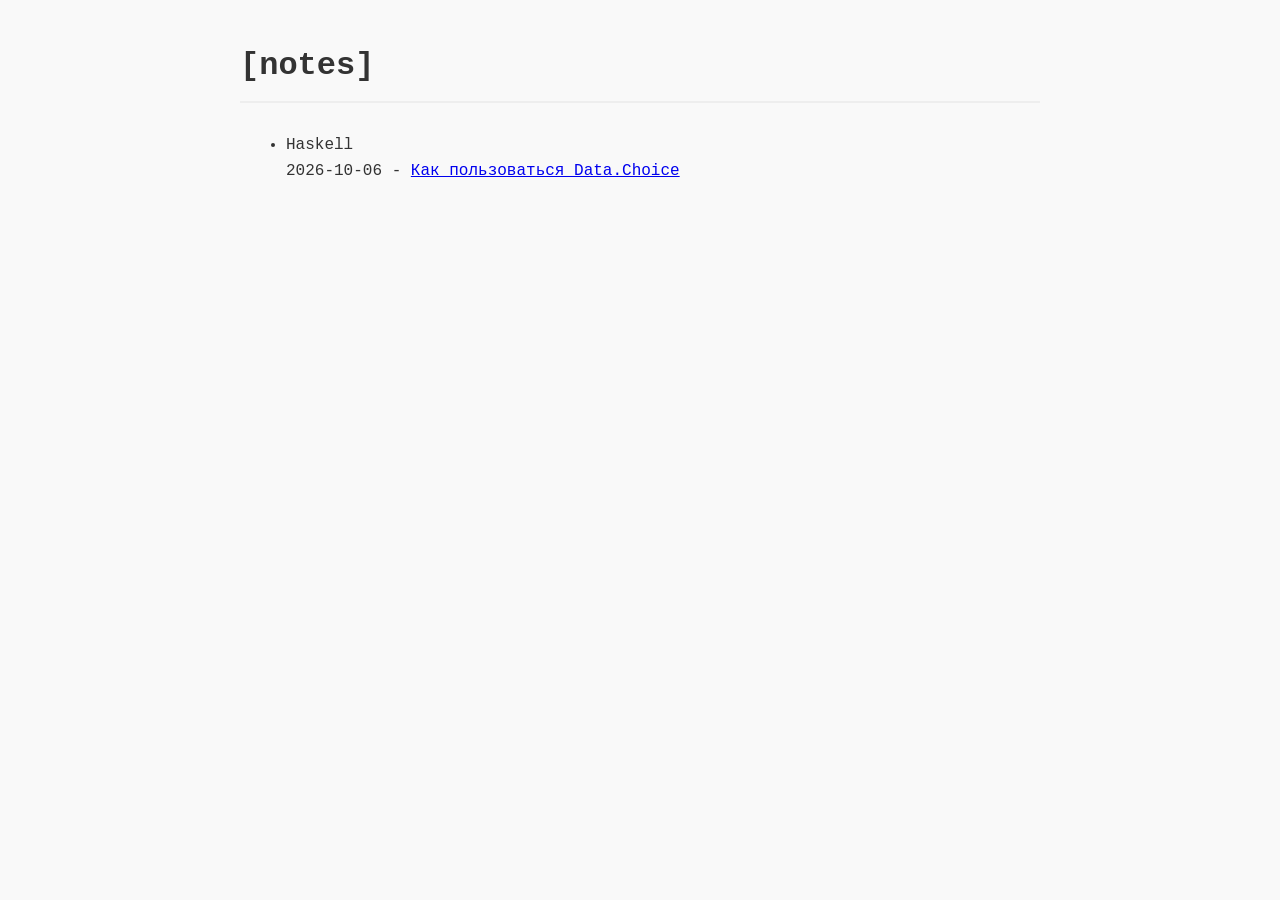
<file: index.html>
<!DOCTYPE html>
<html lang="ru">
    
<head>
    <meta charset="UTF-8">
    <meta name="viewport" content="width=device-width, initial-scale=1.0">
    <link rel="stylesheet" href="./css/styles.css">
    <title>Мои заметки</title>
</head>
<body>

    <h1>[notes]</h1>

    <ul class="notes-list">
        <li class="note-item">
            <div class="tags-container">
                <span class="tag">Haskell</span>
            </div>
            <span class="date">2026-10-06</span>
            <span class="title">- <a href="posts/data_choice_usage.html">Как пользоваться Data.Choice</a></span>
        </li>
    </ul>

</body>
</html>
</file>
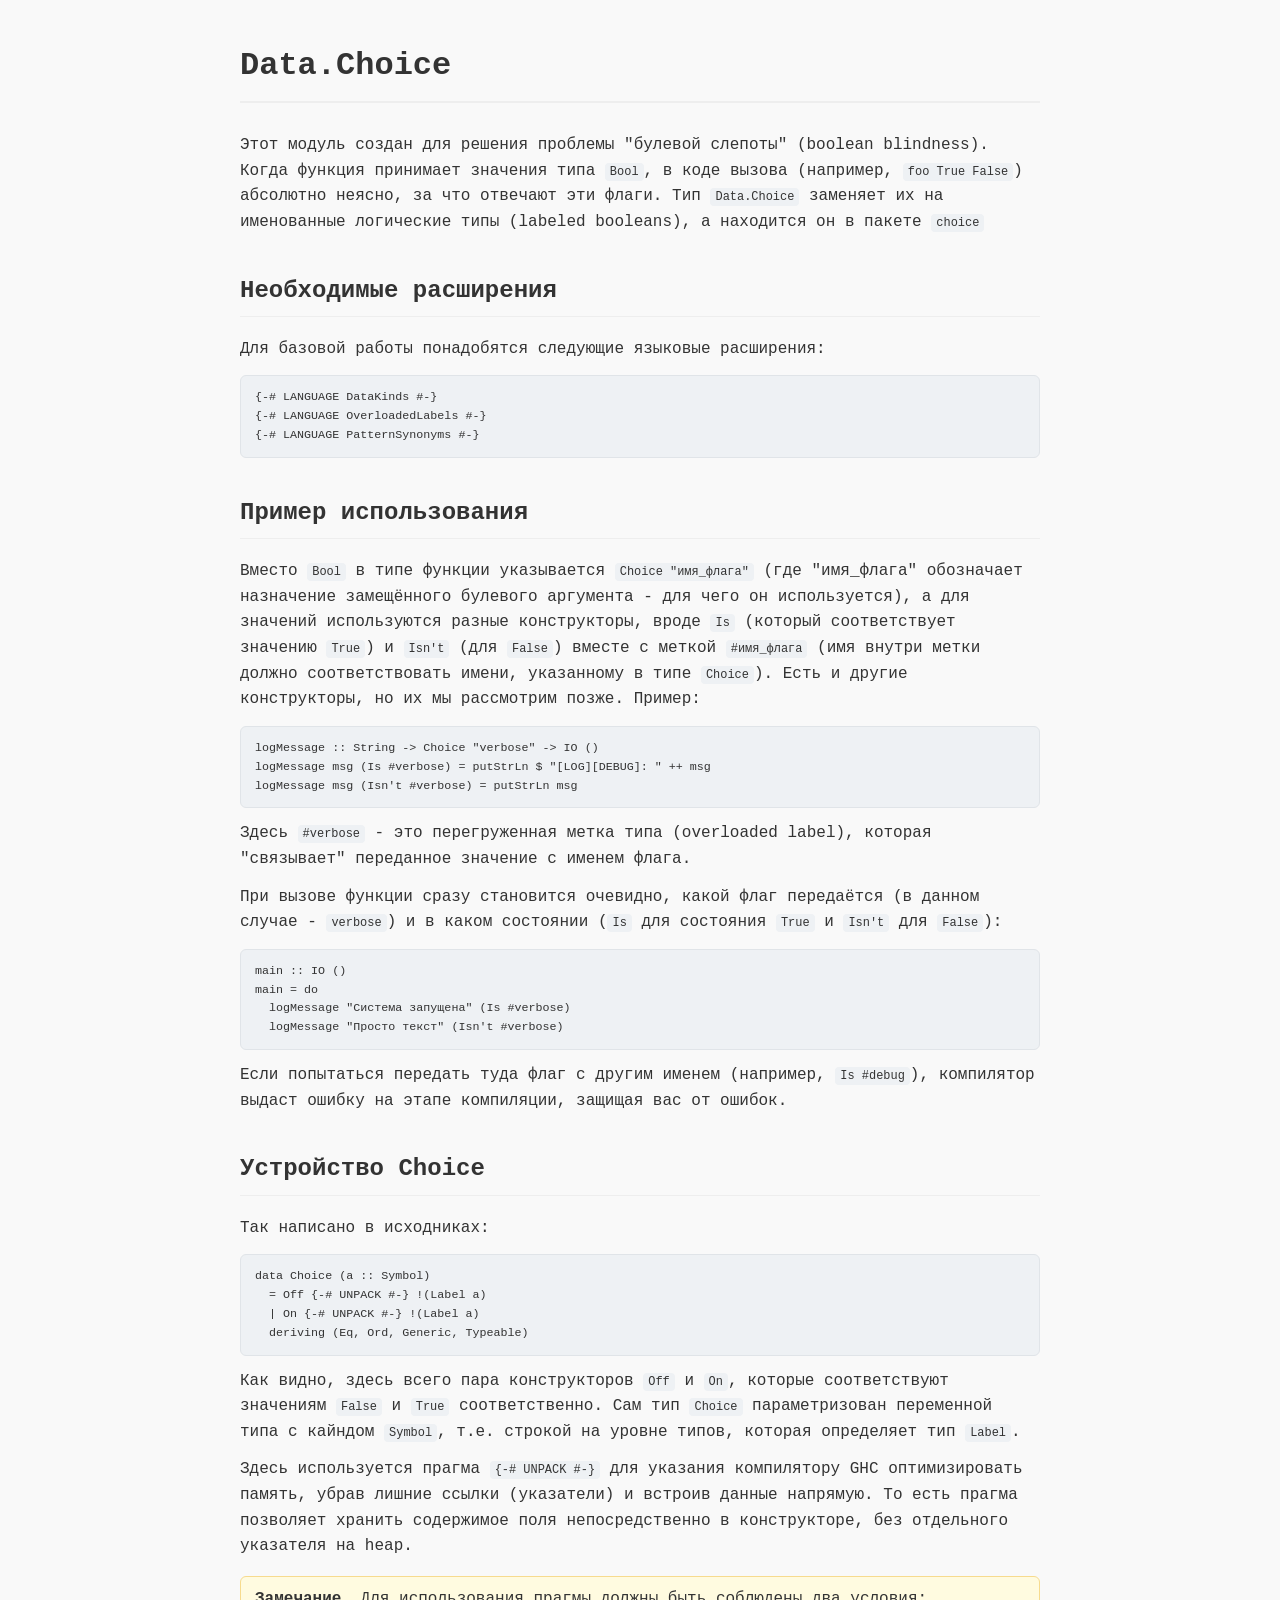
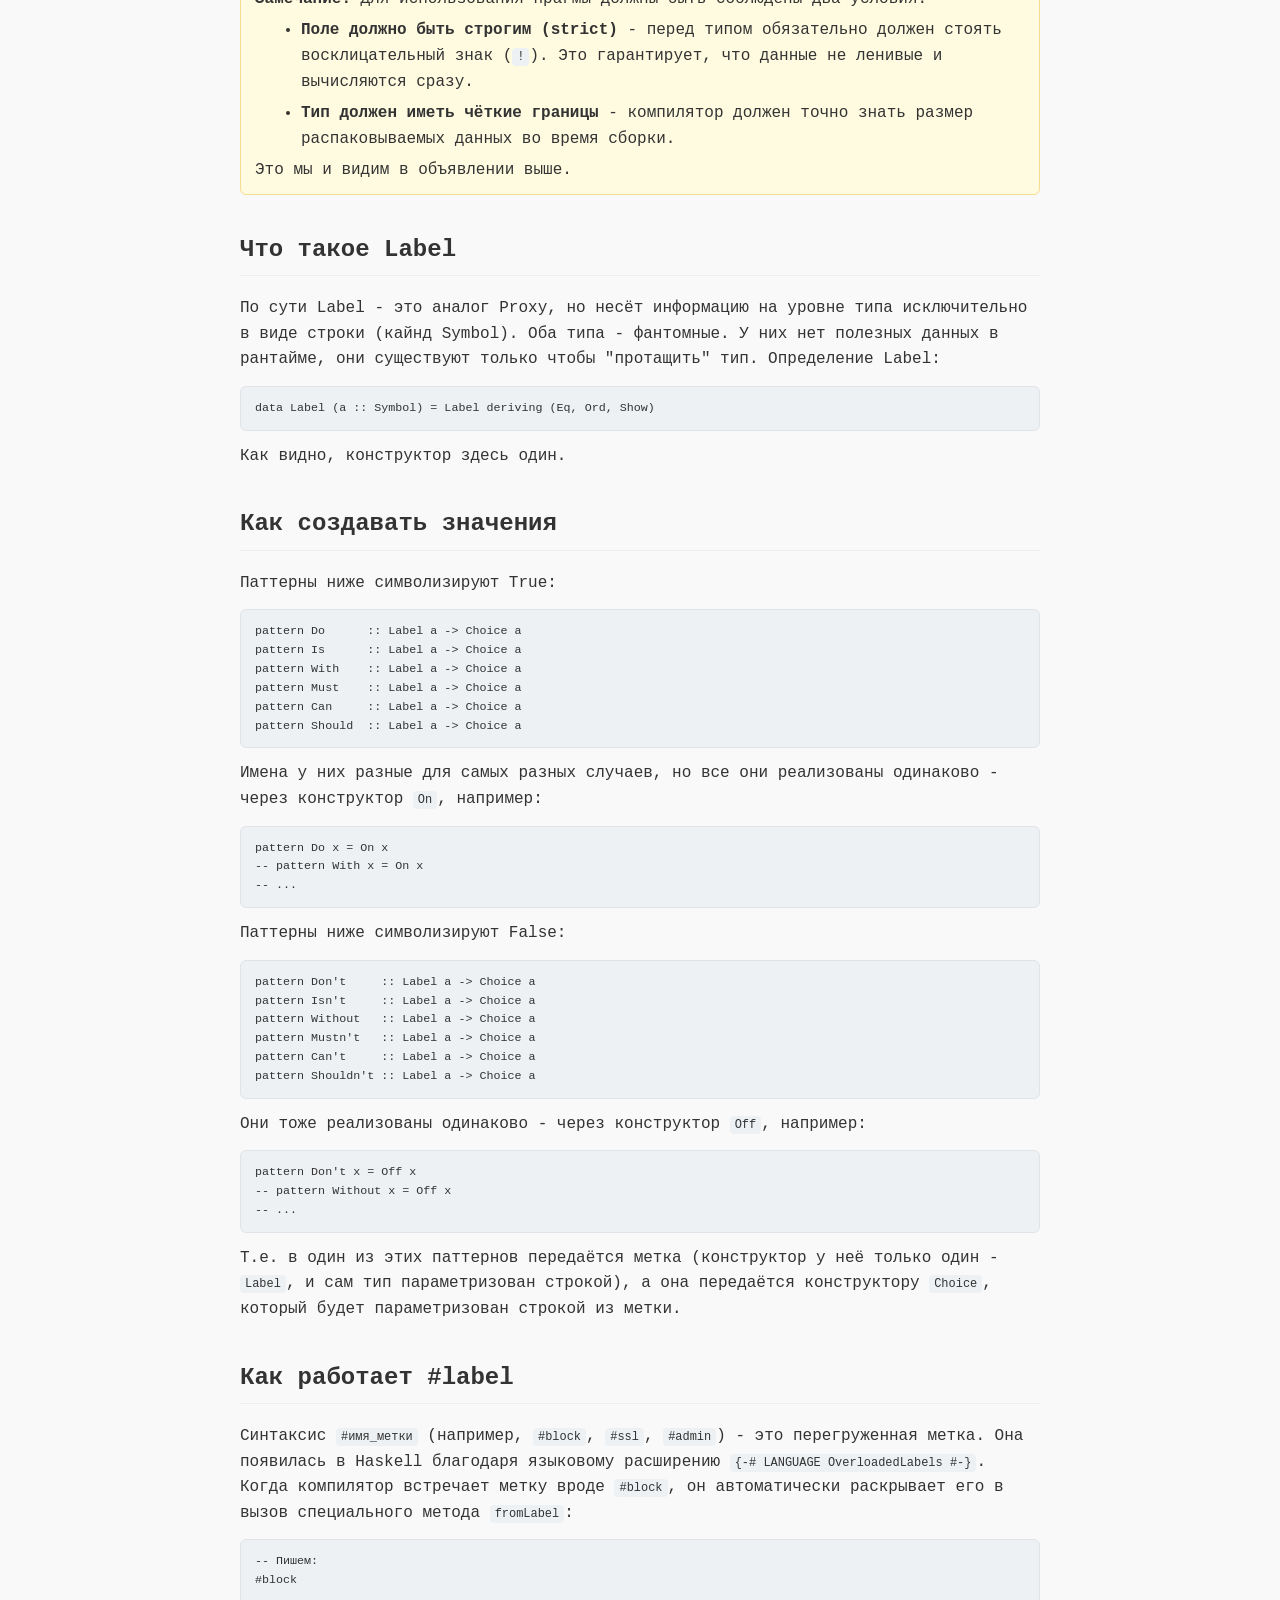
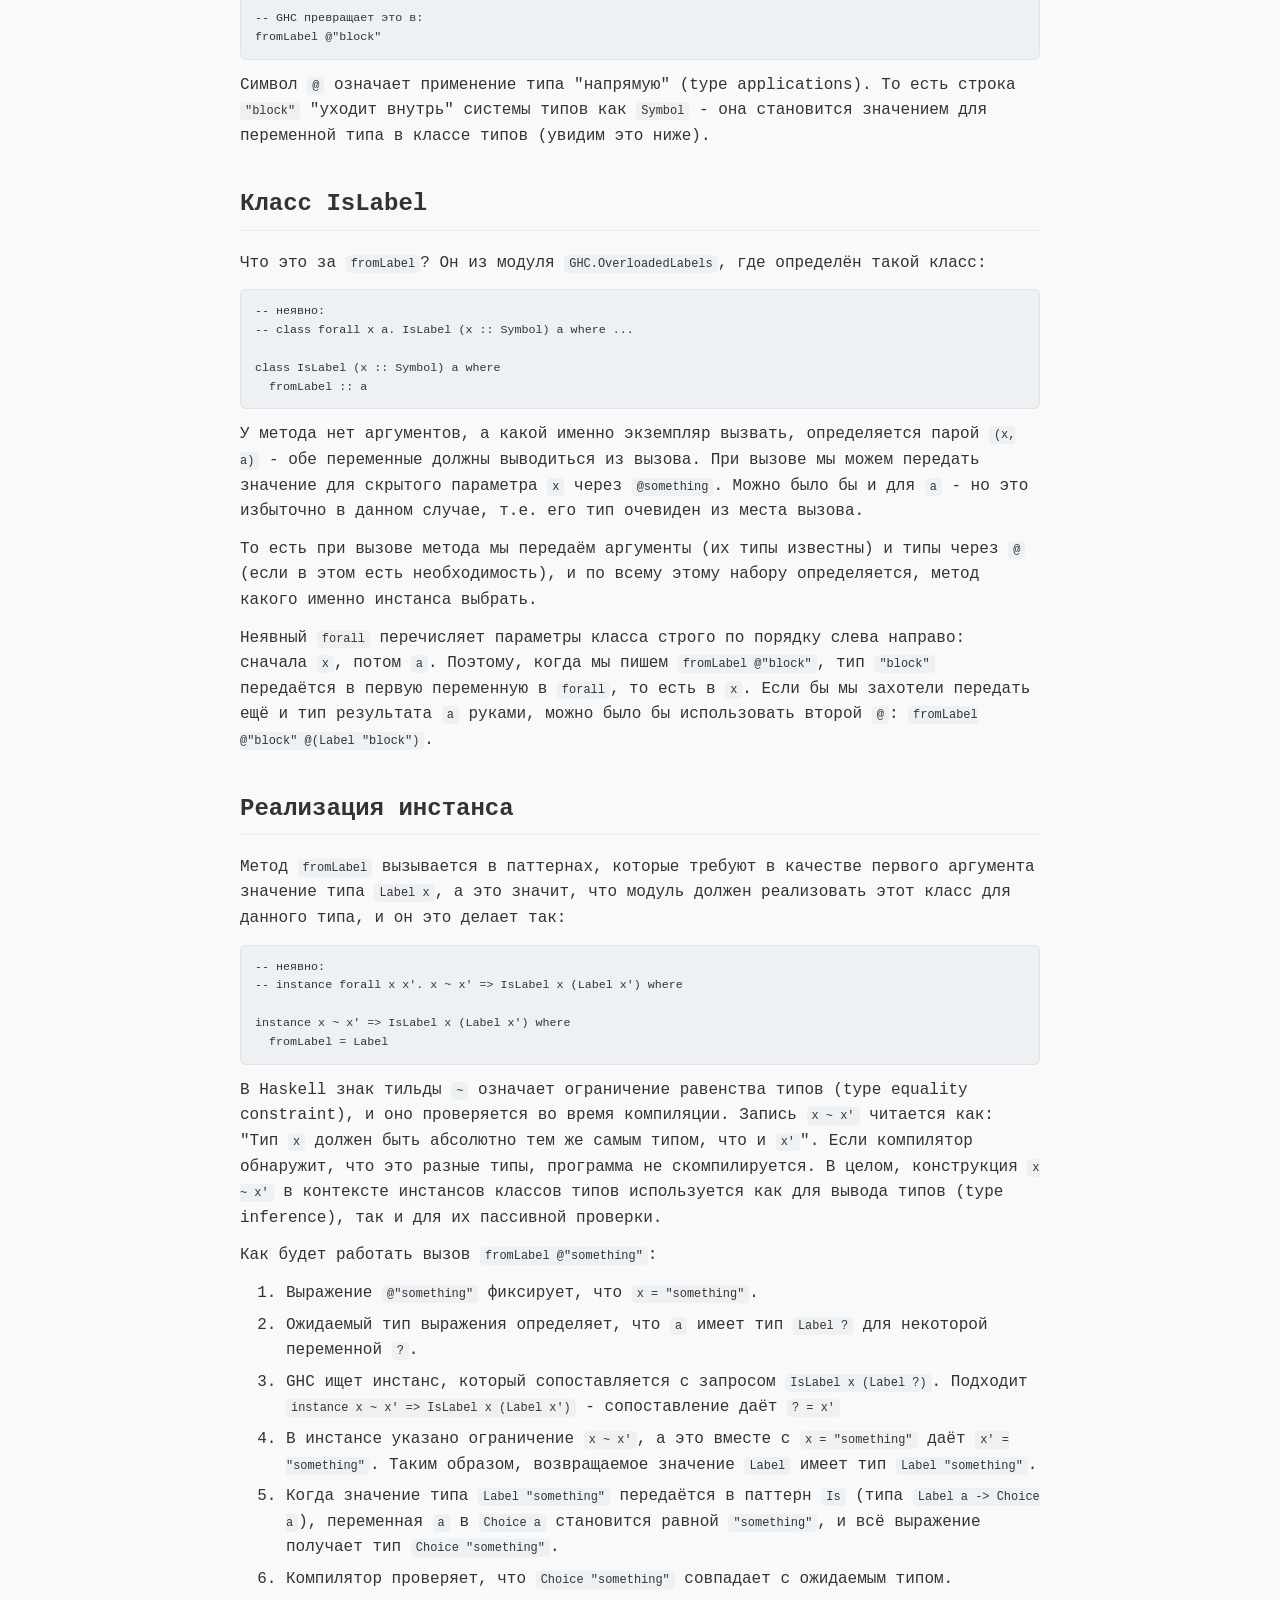
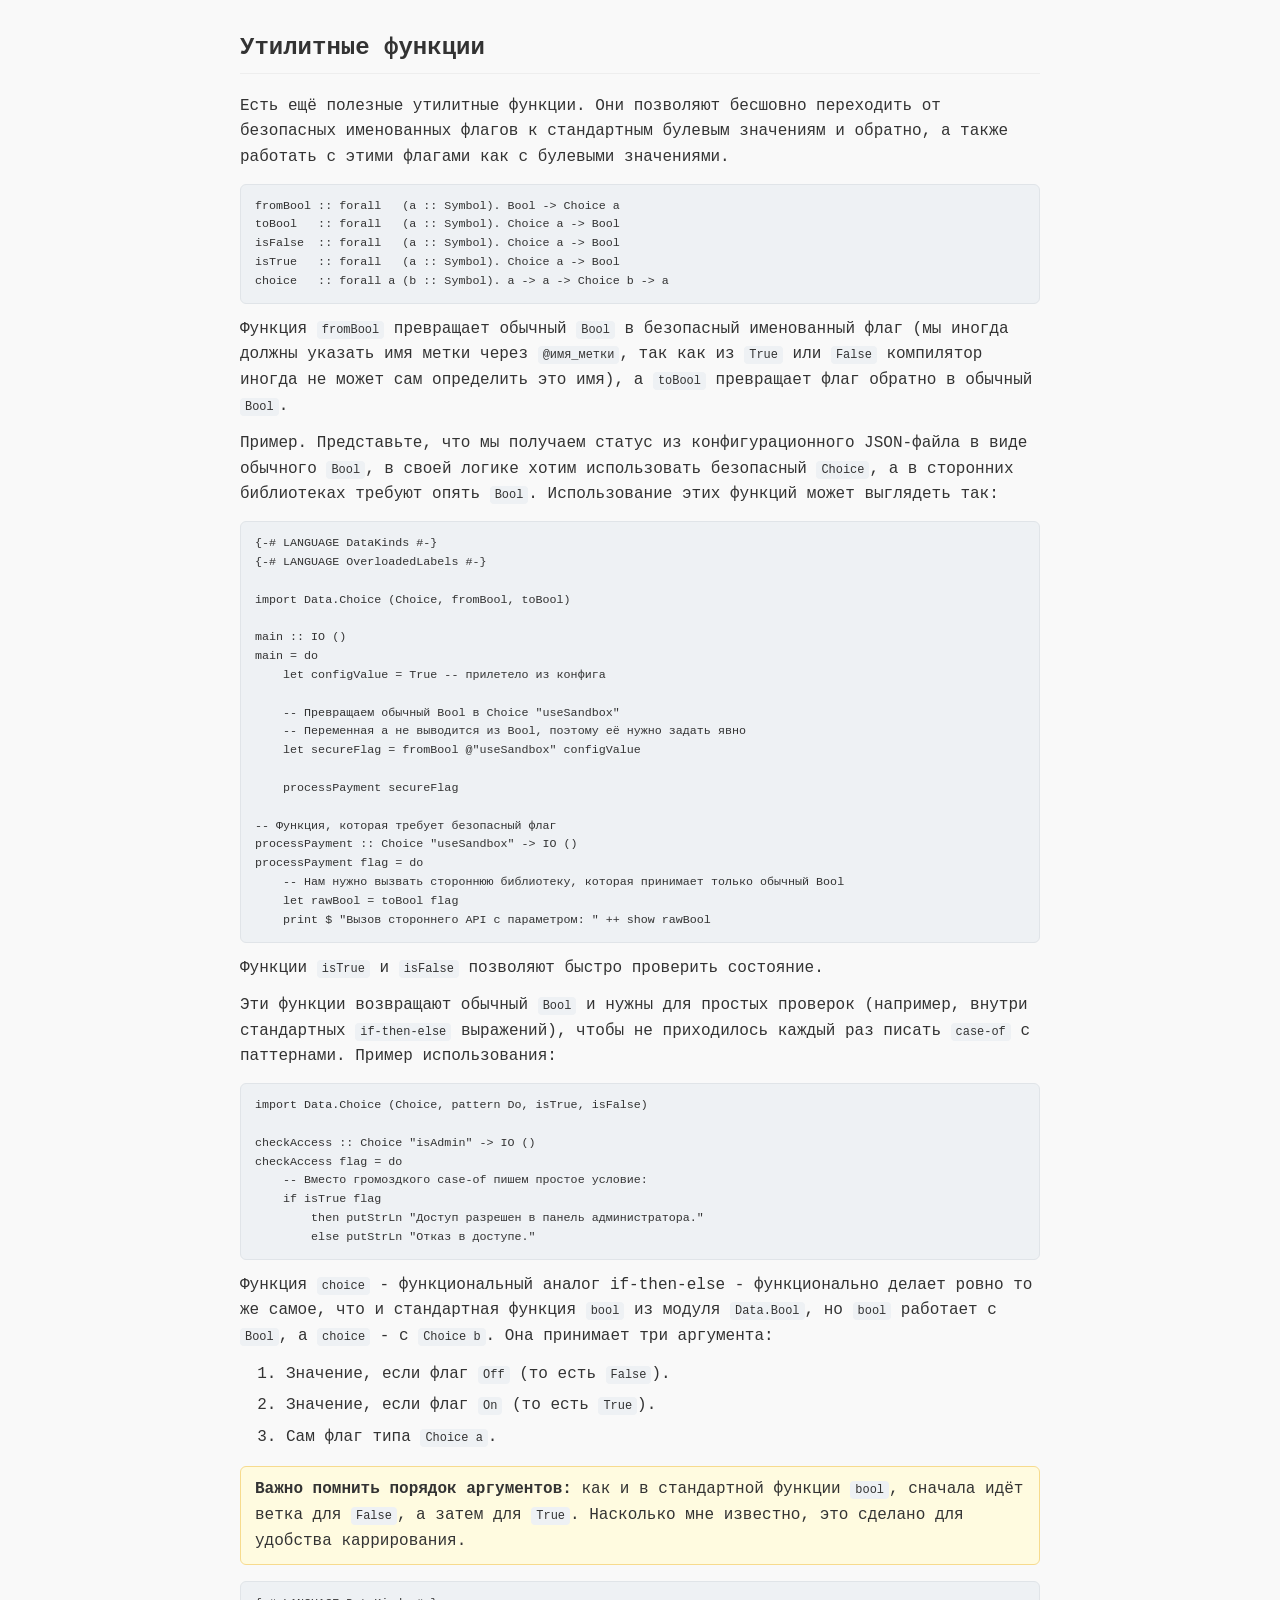
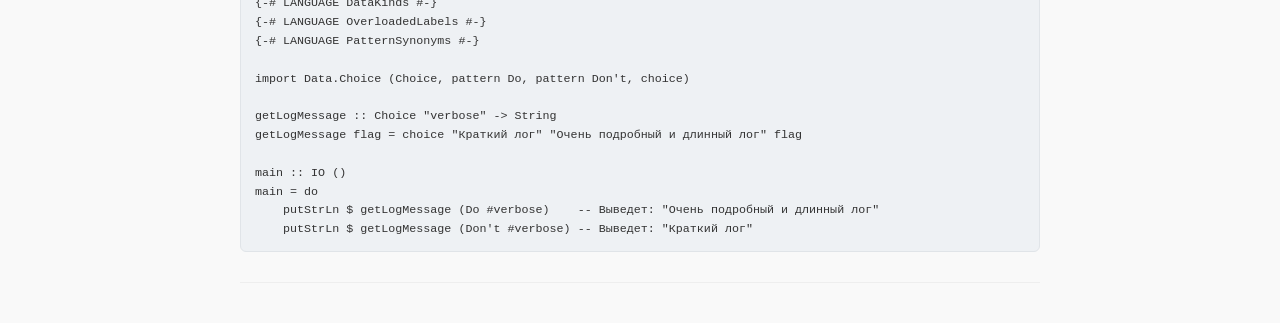
<file: posts/data_choice_usage.html>
<!DOCTYPE html>
<html lang="ru">
<head>
    <meta charset="UTF-8">
    <meta name="viewport" content="width=device-width, initial-scale=1.0">
    <title>Data.Choice - именованные логические типы</title>
    <link rel="stylesheet" href="../css/styles.css">
</head>
<body>

<!------------------------------------------------------------------>

    <h1>Data.Choice</h1>

    <p>
        Этот модуль создан для решения проблемы "булевой слепоты" (boolean blindness).
        Когда функция принимает значения типа <code>Bool</code>, в коде вызова (например, <code>foo True False</code>)
        абсолютно неясно, за что отвечают эти флаги. Тип <code>Data.Choice</code> заменяет их
        на именованные логические типы (labeled booleans), а находится он в пакете <code>choice</code>
    </p>

<!------------------------------------------------------------------>

    <h2>Необходимые расширения</h2>

    <p>Для базовой работы понадобятся следующие языковые расширения:</p>

<pre><code>{-# LANGUAGE DataKinds #-}
{-# LANGUAGE OverloadedLabels #-}
{-# LANGUAGE PatternSynonyms #-}</code></pre>

<!------------------------------------------------------------------>

    <h2>Пример использования</h2>

    <p>Вместо <code>Bool</code> в типе функции указывается <code>Choice "имя_флага"</code> (где "имя_флага" обозначает 
        назначение замещённого булевого аргумента - для чего он используется), а для значений 
     используются разные конструкторы, вроде <code>Is</code> (который соответствует
    значению <code>True</code>) и <code>Isn't</code> (для <code>False</code>) вместе с меткой <code>#имя_флага</code> (имя
     внутри метки должно соответствовать имени, указанному в типе <code>Choice</code>). 
    Есть и другие конструкторы, но их мы рассмотрим позже. Пример:</p>

<pre><code>logMessage :: String -&gt; Choice "verbose" -&gt; IO ()
logMessage msg (Is #verbose) = putStrLn $ "[LOG][DEBUG]: " ++ msg
logMessage msg (Isn't #verbose) = putStrLn msg</code></pre>

    <p>
        Здесь <code>#verbose</code> - это перегруженная метка типа (overloaded label), которая "связывает"
        переданное значение с именем флага.
    </p>

    <p>При вызове функции сразу становится очевидно, какой флаг передаётся (в данном случае - <code>verbose</code>) и в каком 
        состоянии (<code>Is</code> для состояния <code>True</code> и <code>Isn't</code> для <code>False</code>):</p>

<pre><code>main :: IO ()
main = do
  logMessage "Система запущена" (Is #verbose)
  logMessage "Просто текст" (Isn't #verbose)</code></pre>

    <p>
        Если попытаться передать туда флаг с другим именем (например, <code>Is #debug</code>),
        компилятор выдаст ошибку на этапе компиляции, защищая вас от ошибок.
    </p>

<!------------------------------------------------------------------>

    <h2>Устройство Choice</h2>

    <p>Так написано в исходниках:</p>

<pre><code>data Choice (a :: Symbol)
  = Off {-# UNPACK #-} !(Label a)
  | On {-# UNPACK #-} !(Label a)
  deriving (Eq, Ord, Generic, Typeable)</code></pre>

    <p>
        Как видно, здесь всего пара конструкторов <code>Off</code> и <code>On</code>, которые соответствуют
        значениям <code>False</code> и <code>True</code> соответственно. Сам тип <code>Choice</code>
        параметризован переменной типа с кайндом <code>Symbol</code>, т.е. строкой на уровне типов,
        которая определяет тип <code>Label</code>.
    </p>

    <p>
        Здесь используется прагма <code>{-# UNPACK #-}</code> для указания компилятору GHC оптимизировать память,
        убрав лишние ссылки (указатели) и встроив данные напрямую. То есть прагма позволяет хранить содержимое поля непосредственно в конструкторе,
        без отдельного указателя на heap.
    </p>

    <div class="note">
        <strong>Замечание.</strong> Для использования прагмы должны быть соблюдены два условия:
        <ul>
            <li>
                <strong>Поле должно быть строгим (strict)</strong> - перед типом обязательно должен стоять
                восклицательный знак (<code>!</code>). Это гарантирует, что данные не ленивые и вычисляются сразу.
            </li>
            <li>
                <strong>Тип должен иметь чёткие границы</strong> - компилятор должен точно знать размер
                распаковываемых данных во время сборки.
            </li>
        </ul>
        Это мы и видим в объявлении выше.
    </div>

<!------------------------------------------------------------------>

    <h2>Что такое Label</h2>

    <p>По сути Label - это аналог Proxy, но несёт информацию на уровне типа исключительно в виде строки (кайнд Symbol). Оба типа - фантомные. У них нет полезных данных в рантайме, они существуют только чтобы "протащить" тип. Определение Label:</p>

<pre><code>data Label (a :: Symbol) = Label deriving (Eq, Ord, Show)</code></pre>

    <p>
        Как видно, конструктор здесь один.
    </p>

<!------------------------------------------------------------------>

    <h2>Как создавать значения</h2>

    <p>Паттерны ниже символизируют True:</p>

<pre><code>pattern Do      :: Label a -&gt; Choice a
pattern Is      :: Label a -&gt; Choice a
pattern With    :: Label a -&gt; Choice a
pattern Must    :: Label a -&gt; Choice a
pattern Can     :: Label a -&gt; Choice a
pattern Should  :: Label a -&gt; Choice a</code></pre>

    <p>
        Имена у них разные для самых разных случаев, но все они реализованы одинаково -
        через конструктор <code>On</code>, например:
    </p>

<pre><code>pattern Do x = On x
-- pattern With x = On x
-- ...</code></pre>

<!------------------------------------------------------------------>

    <p>Паттерны ниже символизируют False:</p>

<pre><code>pattern Don't     :: Label a -&gt; Choice a
pattern Isn't     :: Label a -&gt; Choice a
pattern Without   :: Label a -&gt; Choice a
pattern Mustn't   :: Label a -&gt; Choice a
pattern Can't     :: Label a -&gt; Choice a
pattern Shouldn't :: Label a -&gt; Choice a</code></pre>

    <p>
        Они тоже реализованы одинаково - через конструктор <code>Off</code>, например:
    </p>

<pre><code>pattern Don't x = Off x
-- pattern Without x = Off x
-- ...</code></pre>

    <p>
        Т.е. в один из этих паттернов передаётся метка (конструктор у неё только один -
        <code>Label</code>, и сам тип параметризован строкой), а она передаётся конструктору
        <code>Choice</code>, который будет параметризован строкой из метки.
    </p>

<!------------------------------------------------------------------>

    <h2>Как работает #label</h2>

    <p>
        Синтаксис <code>#имя_метки</code> (например, <code>#block</code>, <code>#ssl</code>,
        <code>#admin</code>) - это перегруженная метка. Она появилась в Haskell
        благодаря языковому расширению <code>{-# LANGUAGE OverloadedLabels #-}</code>.
        Когда компилятор встречает метку вроде <code>#block</code>, он автоматически раскрывает его
        в вызов специального метода <code>fromLabel</code>:
    </p>

<pre><code>-- Пишем:
#block

-- GHC превращает это в:
fromLabel @"block"</code></pre>

    <p>
        Символ <code>@</code> означает применение типа "напрямую" (type applications). То есть строка
        <code>"block"</code> "уходит внутрь" системы типов как <code>Symbol</code> - она становится значением для переменной типа
        в классе типов (увидим это ниже).
    </p>

<!------------------------------------------------------------------>

    <h2>Класс IsLabel</h2>

    <p>
        Что это за <code>fromLabel</code>? Он из модуля <code>GHC.OverloadedLabels</code>, где
        определён такой класс:
    </p>

<pre><code>-- неявно:
-- class forall x a. IsLabel (x :: Symbol) a where ...

class IsLabel (x :: Symbol) a where
  fromLabel :: a</code></pre>

    <p>
        У метода нет аргументов, а какой именно экземпляр вызвать, определяется парой
        <code>(x, a)</code> - обе переменные должны выводиться из вызова. При вызове мы можем
        передать значение для скрытого параметра <code>x</code> через <code>@something</code>.
        Можно было бы и для <code>a</code> - но это избыточно в данном случае, т.е. его тип очевиден из места вызова.
    </p>
    <p>
        То есть при вызове метода мы передаём аргументы (их типы известны) и типы через
        <code>@</code> (если в этом есть необходимость), и по всему этому набору определяется, 
        метод какого именно инстанса выбрать.
    </p>
    <p>
        Неявный <code>forall</code> перечисляет параметры класса строго по порядку слева направо:
        сначала <code>x</code>, потом <code>a</code>. Поэтому, когда мы пишем
        <code>fromLabel @"block"</code>, тип <code>"block"</code> передаётся в первую переменную
        в <code>forall</code>, то есть в <code>x</code>. Если бы мы захотели передать ещё и тип
        результата <code>a</code> руками, можно было бы использовать второй <code>@</code>:
        <code>fromLabel @"block" @(Label "block")</code>.
    </p>

<!------------------------------------------------------------------>

    <h2>Реализация инстанса</h2>

    <p>
        Метод <code>fromLabel</code> вызывается в паттернах, которые требуют в качестве первого аргумента 
        значение типа <code>Label x</code>,
        а это значит, что модуль должен реализовать этот класс для данного типа,
        и он это делает так:
    </p>

<pre><code>-- неявно:
-- instance forall x x'. x ~ x' =&gt; IsLabel x (Label x') where

instance x ~ x' =&gt; IsLabel x (Label x') where
  fromLabel = Label</code></pre>

    <p>
        В Haskell знак тильды <code>~</code> означает ограничение равенства типов (type equality constraint), и оно
        проверяется во время компиляции. 
        Запись <code>x ~ x'</code> читается как: "Тип <code>x</code> должен
        быть абсолютно тем же самым типом, что и <code>x'</code>". Если компилятор обнаружит,
        что это разные типы, программа не скомпилируется. В целом, конструкция <code>x ~ x'</code>
        в контексте инстансов классов типов используется как для вывода типов (type inference),
        так и для их пассивной проверки.
    </p>

<!------------------------------------------------------------------>

    <p>Как будет работать вызов <code>fromLabel @"something"</code>:</p>

    <ol>
        <li>Выражение <code>@"something"</code> фиксирует, что <code>x = "something"</code>.</li>
        <li>
            Ожидаемый тип выражения определяет, что <code>a</code> имеет тип
            <code>Label ?</code> для некоторой переменной <code>?</code>.
        </li>
        <li>
            GHC ищет инстанс, который сопоставляется с запросом <code>IsLabel x (Label ?)</code>. Подходит 
            <code>instance x ~ x' => IsLabel x (Label x')</code> - сопоставление даёт <code>? = x'</code>
        </li>
        <li>
            В инстансе указано ограничение <code>x ~ x'</code>, а это вместе с <code>x = "something"</code> даёт <code>x' = "something"</code>. 
            Таким образом, возвращаемое значение <code>Label</code> имеет тип <code>Label "something"</code>.
        </li>
        <li>
            Когда значение типа <code>Label "something"</code> передаётся в паттерн <code>Is</code> (типа <code>Label a -> Choice a</code>), 
            переменная <code>a</code> в <code>Choice a</code> 
            становится равной <code>"something"</code>, и всё выражение получает тип <code>Choice "something"</code>.
        </li>
        <li>
            Компилятор проверяет, что <code>Choice "something"</code> совпадает с ожидаемым типом.
        </li>
    </ol>

<!------------------------------------------------------------------>

    <h2>Утилитные функции</h2>

    <p>
        Есть ещё полезные утилитные функции. Они позволяют бесшовно переходить от безопасных именованных флагов
        к стандартным булевым значениям и обратно, а также работать с этими флагами как с булевыми значениями.
    </p>

<pre><code>fromBool :: forall   (a :: Symbol). Bool -&gt; Choice a
toBool   :: forall   (a :: Symbol). Choice a -&gt; Bool
isFalse  :: forall   (a :: Symbol). Choice a -&gt; Bool
isTrue   :: forall   (a :: Symbol). Choice a -&gt; Bool
choice   :: forall a (b :: Symbol). a -&gt; a -&gt; Choice b -&gt; a</code></pre>

    <p>
        Функция <code>fromBool</code> превращает обычный <code>Bool</code> в безопасный именованный флаг (мы 
        иногда должны указать имя метки через <code>@имя_метки</code>, так как из <code>True</code> или <code>False</code> 
        компилятор иногда не может сам определить это имя), а
        <code>toBool</code> превращает флаг обратно в обычный <code>Bool</code>.
    </p>

    <p>
        Пример. Представьте, что мы получаем статус из конфигурационного JSON-файла в виде обычного
        <code>Bool</code>, в своей логике хотим использовать безопасный <code>Choice</code>, а в сторонних библиотеках 
        требуют опять <code>Bool</code>. Использование этих функций может выглядеть так:
    </p>

<pre><code>{-# LANGUAGE DataKinds #-}
{-# LANGUAGE OverloadedLabels #-}

import Data.Choice (Choice, fromBool, toBool)

main :: IO ()
main = do
    let configValue = True -- прилетело из конфига

    -- Превращаем обычный Bool в Choice "useSandbox"
    -- Переменная a не выводится из Bool, поэтому её нужно задать явно
    let secureFlag = fromBool @"useSandbox" configValue

    processPayment secureFlag

-- Функция, которая требует безопасный флаг
processPayment :: Choice "useSandbox" -&gt; IO ()
processPayment flag = do
    -- Нам нужно вызвать стороннюю библиотеку, которая принимает только обычный Bool
    let rawBool = toBool flag
    print $ "Вызов стороннего API с параметром: " ++ show rawBool
</code></pre>

    <p>Функции <code>isTrue</code> и <code>isFalse</code> позволяют быстро проверить состояние.</p>

    <p>
        Эти функции возвращают обычный <code>Bool</code> и нужны для простых проверок
        (например, внутри стандартных <code>if-then-else</code> выражений), чтобы 
        не приходилось каждый раз писать <code>case-of</code> с паттернами. Пример использования:
    </p>

<pre><code>import Data.Choice (Choice, pattern Do, isTrue, isFalse)

checkAccess :: Choice "isAdmin" -&gt; IO ()
checkAccess flag = do
    -- Вместо громоздкого case-of пишем простое условие:
    if isTrue flag
        then putStrLn "Доступ разрешен в панель администратора."
        else putStrLn "Отказ в доступе."
</code></pre>

<!------------------------------------------------------------------>

    <p>Функция <code>choice</code> - функциональный аналог if-then-else - функционально делает ровно то же самое, что 
        и стандартная
        функция <code>bool</code> из модуля <code>Data.Bool</code>, но <code>bool</code> работает
        с <code>Bool</code>, а <code>choice</code> - с <code>Choice b</code>. Она принимает три аргумента:
    </p>

    <ol>
        <li>Значение, если флаг <code>Off</code> (то есть <code>False</code>).</li>
        <li>Значение, если флаг <code>On</code> (то есть <code>True</code>).</li>
        <li>Сам флаг типа <code>Choice a</code>.</li>
    </ol>

    <div class="note">
        <strong>Важно помнить порядок аргументов:</strong> как и в стандартной функции
        <code>bool</code>, сначала идёт ветка для <code>False</code>, а затем для <code>True</code>.
        Насколько мне известно, это сделано для удобства каррирования.
    </div>

<pre><code>{-# LANGUAGE DataKinds #-}
{-# LANGUAGE OverloadedLabels #-}
{-# LANGUAGE PatternSynonyms #-}

import Data.Choice (Choice, pattern Do, pattern Don't, choice)

getLogMessage :: Choice "verbose" -&gt; String
getLogMessage flag = choice "Краткий лог" "Очень подробный и длинный лог" flag

main :: IO ()
main = do
    putStrLn $ getLogMessage (Do #verbose)    -- Выведет: "Очень подробный и длинный лог"
    putStrLn $ getLogMessage (Don't #verbose) -- Выведет: "Краткий лог"</code></pre>

<!------------------------------------------------------------------>

<hr>

</body>
</html>
</file>
<file: css/styles.css>
/* styles.css */

body {
    font-family: ui-monospace, SFMono-Regular, SF Mono, Menlo, Monaco, Consolas, "Liberation Mono", "Courier New", monospace;
    max-width: 800px;
    margin: 40px auto;
    padding: 0 20px;
    background-color: #f9f9f9;
    color: #333;
    line-height: 1.6;
}

h1 {
    border-bottom: 2px solid #eee;
    padding-bottom: 10px;
    margin-bottom: 30px;
}

h2 {
    border-bottom: 1px solid #eee;
    padding-bottom: 6px;
    margin-top: 36px;
}

h3 {
    margin-top: 26px;
}

p {
    margin: 12px 0;
}

code {
    background-color: #eef1f4;
    padding: 2px 5px;
    border-radius: 4px;
    font-size: 0.92em;
}

pre {
    background-color: #eef1f4;
    border: 1px solid #e0e4e8;
    border-radius: 6px;
    padding: 12px 14px;
    overflow-x: auto;
    line-height: 1.45;
}

pre code {
    background: none;
    padding: 0;
    font-size: 0.9em;
}

ul, ol {
    margin: 6px 0 6px 6px;
}

li {
    margin: 6px 0;
}

blockquote {
    border-left: 4px solid #d0d7de;
    margin: 14px 0;
    padding: 4px 14px;
    color: #57606a;
    background-color: #eef1f4;
    border-radius: 0 4px 4px 0;
}

.note {
    background-color: #fffbe0;
    border: 1px solid #f7db8e;
    border-radius: 6px;
    padding: 10px 14px;
    margin: 16px 0;
}

.warning {
    background-color: #fff1e5;
    border: 1px solid #d4761a;
    border-radius: 6px;
    padding: 10px 14px;
    margin: 16px 0;
}

.lead {
    color: #555;
}

hr {
    border: none;
    border-top: 1px solid #eee;
    margin: 30px 0;
}

.links {
    list-style: none;
    padding: 0;
    margin: 6px 0;
}
.links li {
    padding: 10px 0;
    border-bottom: 1px solid #eee;
}
.links li:last-child {
    border-bottom: none;
}
.links a {
    color: #39739d;
    text-decoration: none;
    font-weight: bold;
}
.links a:hover {
    text-decoration: underline;
    background-color: #eef1f4;
}
.links .desc {
    color: #666;
    font-weight: normal;
}
</file>
